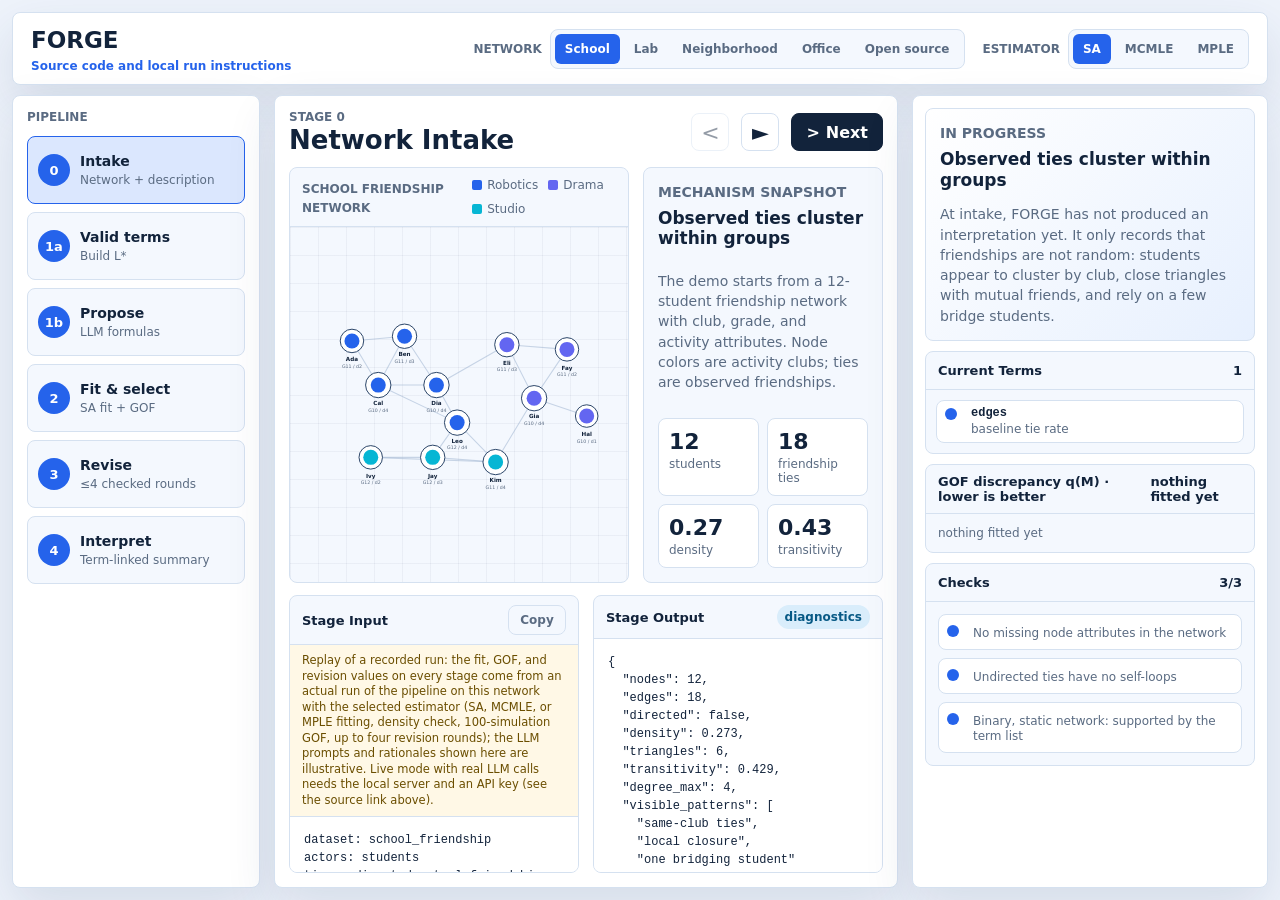
<file: demo/index.html>
<!doctype html>
<html lang="en">
  <head>
    <meta charset="utf-8" />
    <meta name="viewport" content="width=device-width, initial-scale=1" />
    <title>FORGE Demo</title>
    <link rel="stylesheet" href="./styles.css" />
  </head>
  <body>
    <main class="app-shell">
      <header class="topbar">
        <div>
          <h1>FORGE</h1>
          <a class="source-link" href="https://github.com/yidans/forge-demo">Source code and local run instructions</a>
        </div>
        <div class="top-actions">
          <div class="picker-row">
            <div class="network-picker" aria-label="Choose demo network">
              <span class="network-label">Network</span>
              <div id="network-picker" class="network-options"></div>
            </div>
            <div class="network-picker" aria-label="Choose estimator">
              <span class="network-label">Estimator</span>
              <div id="estimator-picker" class="network-options"></div>
            </div>
          </div>
          <div class="run-status" aria-live="polite">
            <span class="status-dot"></span>
            <span id="stage-status">Stage 0 ready</span>
          </div>
        </div>
      </header>

      <section id="live-bar" class="live-bar" hidden aria-label="Live pipeline run">
        <div class="live-field">
          <label for="live-source">Network</label>
          <select id="live-source">
            <option value="school" selected>School</option>
            <option value="lab">Lab</option>
            <option value="neighborhood">Neighborhood</option>
            <option value="office">Office (directed)</option>
            <option value="opensource">Open source</option>
            <option value="custom">Custom JSON</option>
          </select>
        </div>
        <div class="live-field">
          <label for="live-estimator">Estimator</label>
          <select id="live-estimator">
            <option value="sa" selected>SA</option>
            <option value="mcmle">MCMLE</option>
            <option value="mple">MPLE</option>
          </select>
        </div>
        <div class="live-field">
          <label for="live-model">Model</label>
          <select id="live-model"></select>
        </div>
        <div class="live-field grow">
          <label for="live-actors">Actors</label>
          <input id="live-actors" type="text" />
        </div>
        <div class="live-field grow">
          <label for="live-tie">Tie meaning</label>
          <input id="live-tie" type="text" />
        </div>
        <div class="live-field grow">
          <label for="live-constraint">Constraint</label>
          <input id="live-constraint" type="text" />
        </div>
        <button id="live-run" class="primary-button live-run" type="button">
          <span aria-hidden="true">&#9658;</span>
          <span>Run live pipeline</span>
        </button>
        <span id="live-status" class="live-status" data-state="idle">Live server connected — run the real pipeline on this network.</span>
        <div id="live-custom-wrap" class="live-custom" hidden>
          <label for="live-custom">Custom network JSON — {"directed": false, "nodes": [{"id": "a", "attrs": {"team": "X"}}, {"id": "b", "attrs": {"team": "Y"}}], "edges": [["a", "b"]]}</label>
          <textarea id="live-custom" rows="6" spellcheck="false">{
  "directed": false,
  "nodes": [
    {"id": "a", "attrs": {"team": "X", "level": "junior"}},
    {"id": "b", "attrs": {"team": "X", "level": "senior"}},
    {"id": "c", "attrs": {"team": "X", "level": "junior"}},
    {"id": "d", "attrs": {"team": "Y", "level": "senior"}},
    {"id": "e", "attrs": {"team": "Y", "level": "junior"}},
    {"id": "f", "attrs": {"team": "Y", "level": "junior"}},
    {"id": "g", "attrs": {"team": "Z", "level": "senior"}},
    {"id": "h", "attrs": {"team": "Z", "level": "junior"}},
    {"id": "i", "attrs": {"team": "Z", "level": "senior"}},
    {"id": "j", "attrs": {"team": "X", "level": "senior"}},
    {"id": "k", "attrs": {"team": "Y", "level": "senior"}},
    {"id": "l", "attrs": {"team": "Z", "level": "junior"}}
  ],
  "edges": [
    ["a", "b"], ["a", "c"], ["b", "c"], ["b", "j"], ["c", "j"],
    ["d", "e"], ["d", "f"], ["e", "f"], ["d", "k"], ["f", "k"],
    ["g", "h"], ["g", "i"], ["h", "i"], ["i", "l"], ["g", "l"],
    ["j", "d"], ["k", "g"], ["e", "l"]
  ]
}</textarea>
        </div>
      </section>

      <section class="workspace">
        <aside class="stage-rail" aria-label="Pipeline stages">
          <div class="stage-title">Pipeline</div>
          <div id="stage-list" class="stage-list"></div>
        </aside>

        <section class="main-panel" aria-labelledby="current-stage-title">
          <div class="panel-head">
            <div>
              <p id="current-stage-kicker" class="kicker">Stage 0</p>
              <h2 id="current-stage-title">Network Intake</h2>
            </div>
            <div class="controls" aria-label="Stage controls">
              <button id="prev-step" class="icon-button" type="button" title="Previous stage" aria-label="Previous stage">
                <span aria-hidden="true">&lt;</span>
              </button>
              <button id="play-step" class="icon-button" type="button" title="Replay pipeline" aria-label="Replay pipeline">
                <span aria-hidden="true">&#9658;</span>
              </button>
              <button id="next-step" class="primary-button" type="button">
                <span aria-hidden="true">&gt;</span>
                <span>Next</span>
              </button>
            </div>
          </div>

          <div class="canvas-row">
            <div class="network-frame">
              <div class="canvas-toolbar">
                <div>
                  <span id="network-title" class="toolbar-label">School Friendship Network</span>
                  <span id="lens-label" class="lens-pill">raw network</span>
                </div>
                <div id="network-legend" class="legend"></div>
              </div>
              <svg id="network-svg" viewBox="0 0 720 440" role="img" aria-label="Small demo network visualization"></svg>
            </div>

            <div class="stage-card">
              <p class="card-label">Mechanism Snapshot</p>
              <h3 id="mechanism-title">Observed ties cluster by activity group</h3>
              <p id="mechanism-copy"></p>
              <div id="metric-grid" class="metric-grid"></div>
            </div>
          </div>

          <div class="evidence-grid">
            <div class="evidence-panel">
              <div class="panel-subhead">
                <span>Stage Input</span>
                <button id="copy-prompt" class="ghost-button" type="button">Copy</button>
              </div>
              <p id="replay-note" class="replay-note">Replay of a recorded run: the fit, GOF, and revision values on every stage come from an actual run of the pipeline on this network with the selected estimator (SA, MCMLE, or MPLE fitting, density check, 100-simulation GOF, up to four revision rounds); the LLM prompts and rationales shown here are illustrative. Live mode with real LLM calls needs the local server and an API key (see the source link above).</p>
              <pre id="prompt-view" class="code-panel"></pre>
            </div>
            <div class="evidence-panel">
              <div class="panel-subhead">
                <span>Stage Output</span>
                <span id="output-badge" class="output-badge">diagnostics</span>
              </div>
              <pre id="output-view" class="code-panel"></pre>
            </div>
          </div>
        </section>

        <aside class="right-panel" aria-label="Model evidence">
          <section class="summary-band">
            <p id="summary-label" class="card-label">In progress</p>
            <h3 id="theory-headline">Friendship is explained by shared context plus local clustering.</h3>
            <p id="theory-copy"></p>
          </section>

          <section class="term-section">
            <div class="panel-subhead compact">
              <span>Current Terms</span>
              <span id="term-count">0</span>
            </div>
            <div id="term-list" class="term-list"></div>
          </section>

          <section class="chart-section">
            <div class="panel-subhead compact">
              <span id="chart-title">GOF discrepancy q(M) &middot; lower is better</span>
              <span id="best-model-label">M4</span>
            </div>
            <div id="bic-chart" class="bic-chart"></div>
          </section>

          <section id="rounds-section" class="rounds-section" hidden>
            <div class="panel-subhead compact">
              <span>Revision Rounds (max 4)</span>
              <span id="rounds-score">0/0 accepted</span>
            </div>
            <div id="rounds-list" class="rounds-list"></div>
          </section>

          <section class="audit-section">
            <div class="panel-subhead compact">
              <span id="checks-title">Checks</span>
              <span id="guardrail-score">0/0</span>
            </div>
            <div id="guardrail-list" class="guardrail-list"></div>
          </section>
        </aside>
      </section>
    </main>

    <script src="./app.js"></script>
    <script src="./live.js"></script>
  </body>
</html>
</file>
<file: demo/styles.css>
:root {
  --bg: #eef3fb;
  --panel: #ffffff;
  --ink: #12233b;
  --muted: #5a6b82;
  --line: #d5e1f0;
  --green: #2563eb;
  --green-soft: #dbe7fe;
  --amber: #0284c7;
  --amber-soft: #d9edfb;
  --rose: #6366f1;
  --rose-soft: #e5e7ff;
  --blue: #06b6d4;
  --blue-soft: #cffafe;
  --gray-soft: #eef2f8;
  --shadow: 0 20px 50px rgba(30, 58, 95, 0.12);
}

* {
  box-sizing: border-box;
}

html,
body {
  margin: 0;
  min-height: 100%;
  color: var(--ink);
  background: var(--bg);
  font-family: Inter, ui-sans-serif, system-ui, -apple-system, BlinkMacSystemFont, "Segoe UI", sans-serif;
}

body {
  overflow-x: hidden;
}

button {
  font: inherit;
}

.app-shell {
  min-height: 100vh;
  display: flex;
  flex-direction: column;
  gap: 14px;
  padding: 16px;
}

.topbar {
  min-height: 76px;
  display: flex;
  align-items: center;
  justify-content: space-between;
  gap: 16px;
  padding: 14px 18px;
  background: var(--panel);
  border: 1px solid var(--line);
  border-radius: 8px;
  box-shadow: var(--shadow);
}

.eyebrow,
.kicker,
.card-label,
.stage-title,
.toolbar-label {
  margin: 0;
  color: var(--muted);
  font-size: 12px;
  font-weight: 700;
  text-transform: uppercase;
}

.tagline {
  margin: 4px 0 0;
  color: var(--muted);
  font-size: 13.5px;
  font-weight: 650;
}

.topbar h1 {
  margin: 4px 0 0;
  max-width: 1040px;
  font-size: 23px;
  line-height: 1.18;
  font-weight: 760;
}

.source-link {
  display: inline-block;
  margin-top: 5px;
  color: var(--green);
  font-size: 12px;
  font-weight: 750;
  text-decoration: none;
}

.source-link:hover,
.source-link:focus-visible {
  text-decoration: underline;
}

.top-actions {
  display: flex;
  align-items: flex-end;
  flex-direction: column;
  gap: 10px;
}

.network-picker {
  display: flex;
  align-items: center;
  gap: 8px;
}

.network-label {
  color: var(--muted);
  font-size: 12px;
  font-weight: 800;
  text-transform: uppercase;
}

.network-options {
  display: inline-flex;
  align-items: center;
  gap: 4px;
  padding: 4px;
  border: 1px solid var(--line);
  border-radius: 8px;
  background: #f4f8fe;
}

.network-button {
  min-height: 30px;
  padding: 0 10px;
  color: var(--muted);
  background: transparent;
  border: 0;
  border-radius: 6px;
  cursor: pointer;
  font-size: 12px;
  font-weight: 800;
}

.network-button:hover,
.network-button:focus-visible {
  color: var(--ink);
  background: var(--gray-soft);
  outline: none;
}

.network-button.active {
  color: #ffffff;
  background: var(--green);
}

.run-status {
  min-width: 150px;
  display: inline-flex;
  align-items: center;
  justify-content: flex-end;
  gap: 8px;
  color: var(--muted);
  font-size: 13px;
  white-space: nowrap;
}

.status-dot {
  width: 10px;
  height: 10px;
  border-radius: 50%;
  background: var(--green);
  box-shadow: 0 0 0 5px var(--green-soft);
}

.workspace {
  min-height: calc(100vh - 122px);
  display: grid;
  grid-template-columns: 248px minmax(0, 1fr) 356px;
  gap: 14px;
}

.stage-rail,
.main-panel,
.right-panel {
  min-width: 0;
  background: var(--panel);
  border: 1px solid var(--line);
  border-radius: 8px;
  box-shadow: var(--shadow);
}

.stage-rail {
  padding: 14px;
}

.stage-list {
  display: flex;
  flex-direction: column;
  gap: 8px;
  margin-top: 12px;
}

.stage-button {
  width: 100%;
  min-height: 68px;
  display: grid;
  grid-template-columns: 32px 1fr;
  gap: 10px;
  align-items: center;
  padding: 10px;
  text-align: left;
  color: var(--ink);
  background: #f4f8fe;
  border: 1px solid var(--line);
  border-radius: 8px;
  cursor: pointer;
}

.stage-button:hover,
.stage-button:focus-visible {
  border-color: var(--green);
  outline: none;
}

.stage-button.active {
  background: var(--green-soft);
  border-color: var(--green);
}

.stage-index {
  width: 32px;
  height: 32px;
  display: grid;
  place-items: center;
  border-radius: 50%;
  color: #ffffff;
  background: var(--green);
  font-size: 13px;
  font-weight: 800;
}

.stage-name {
  display: block;
  font-size: 14px;
  font-weight: 750;
  line-height: 1.15;
}

.stage-subtitle {
  display: block;
  margin-top: 4px;
  color: var(--muted);
  font-size: 12px;
  line-height: 1.25;
}

.main-panel {
  display: flex;
  flex-direction: column;
  gap: 14px;
  padding: 16px;
}

.panel-head,
.canvas-toolbar,
.panel-subhead,
.controls {
  display: flex;
  align-items: center;
  justify-content: space-between;
  gap: 12px;
}

.panel-head h2 {
  margin: 2px 0 0;
  font-size: 26px;
  line-height: 1.1;
}

.controls {
  justify-content: flex-end;
}

.icon-button,
.primary-button,
.ghost-button {
  border: 1px solid var(--line);
  border-radius: 8px;
  background: var(--panel);
  color: var(--ink);
  cursor: pointer;
}

.icon-button {
  width: 38px;
  height: 38px;
  display: grid;
  place-items: center;
  font-size: 22px;
}

.primary-button {
  height: 38px;
  display: inline-flex;
  align-items: center;
  gap: 6px;
  padding: 0 14px;
  color: #ffffff;
  background: var(--ink);
  border-color: var(--ink);
  font-weight: 750;
}

.ghost-button {
  min-width: 58px;
  height: 30px;
  padding: 0 10px;
  color: var(--muted);
  background: #f4f8fe;
  font-size: 12px;
  font-weight: 700;
}

.icon-button:hover,
.primary-button:hover,
.ghost-button:hover,
.stage-button:hover {
  transform: translateY(-1px);
}

.icon-button:disabled,
.primary-button:disabled {
  cursor: not-allowed;
  opacity: 0.45;
  transform: none;
}

.canvas-row {
  min-height: 438px;
  display: grid;
  grid-template-columns: minmax(340px, 1fr) minmax(210px, 240px);
  gap: 14px;
}

.network-frame,
.stage-card,
.evidence-panel,
.summary-band,
.term-section,
.chart-section,
.audit-section {
  border: 1px solid var(--line);
  border-radius: 8px;
  background: #f4f8fe;
}

.network-frame {
  min-height: 438px;
  display: flex;
  flex-direction: column;
  overflow: hidden;
}

.canvas-toolbar {
  min-height: 46px;
  padding: 10px 12px;
  border-bottom: 1px solid var(--line);
}

.lens-pill,
.output-badge {
  display: inline-flex;
  align-items: center;
  min-height: 24px;
  padding: 0 8px;
  border-radius: 999px;
  background: var(--amber-soft);
  color: #075985;
  font-size: 12px;
  font-weight: 750;
}

.legend {
  display: flex;
  flex-wrap: wrap;
  gap: 10px;
  color: var(--muted);
  font-size: 12px;
}

.legend span {
  display: inline-flex;
  align-items: center;
  gap: 5px;
}

.swatch {
  width: 10px;
  height: 10px;
  border-radius: 2px;
  display: inline-block;
}

.robotics {
  background: var(--green);
}

.drama {
  background: var(--rose);
}

.studio {
  background: var(--blue);
}

#network-svg {
  width: 100%;
  min-height: 390px;
  flex: 1;
  background:
    linear-gradient(rgba(30, 58, 95, 0.05) 1px, transparent 1px),
    linear-gradient(90deg, rgba(30, 58, 95, 0.05) 1px, transparent 1px);
  background-size: 28px 28px;
}

.edge {
  stroke: #9db3d0;
  stroke-width: 2.3;
  stroke-linecap: round;
  opacity: 0.52;
}

.edge.highlight {
  stroke: var(--amber);
  stroke-width: 4;
  opacity: 0.95;
}

.edge.muted {
  opacity: 0.18;
}

.node-ring {
  fill: #ffffff;
  stroke: #1e3a5f;
  stroke-width: 2;
}

.node-ring.highlight {
  stroke: var(--amber);
  stroke-width: 5;
}

.node-label {
  fill: var(--ink);
  font-size: 12px;
  font-weight: 750;
  pointer-events: none;
}

.node-sub {
  fill: var(--muted);
  font-size: 10px;
  pointer-events: none;
}

.stage-card {
  padding: 14px;
}

.stage-card h3,
.summary-band h3 {
  margin: 6px 0 8px;
  font-size: 17px;
  line-height: 1.2;
}

.stage-card p,
.summary-band p {
  color: var(--muted);
  font-size: 14px;
  line-height: 1.45;
}

.metric-grid {
  display: grid;
  grid-template-columns: 1fr 1fr;
  gap: 8px;
  margin-top: 14px;
}

.metric {
  min-height: 76px;
  padding: 10px;
  border: 1px solid var(--line);
  border-radius: 8px;
  background: var(--panel);
}

.metric-value {
  display: block;
  font-size: 22px;
  font-weight: 800;
}

.metric-label {
  display: block;
  margin-top: 3px;
  color: var(--muted);
  font-size: 12px;
}

.evidence-grid {
  display: grid;
  grid-template-columns: 1fr 1fr;
  gap: 14px;
  min-height: 276px;
}

.evidence-panel {
  min-width: 0;
  display: flex;
  flex-direction: column;
  overflow: hidden;
}

.panel-subhead {
  min-height: 42px;
  padding: 9px 12px;
  border-bottom: 1px solid var(--line);
  color: var(--ink);
  font-size: 13px;
  font-weight: 800;
}

.panel-subhead.compact {
  min-height: 38px;
}

.code-panel {
  margin: 0;
  padding: 14px;
  min-height: 230px;
  max-height: 314px;
  overflow: auto;
  color: #12233b;
  background: #ffffff;
  font-family: "SFMono-Regular", Consolas, "Liberation Mono", monospace;
  font-size: 12px;
  line-height: 1.5;
  white-space: pre-wrap;
}

.right-panel {
  display: flex;
  flex-direction: column;
  gap: 12px;
  padding: 14px;
}

.summary-band {
  padding: 14px;
  background: linear-gradient(135deg, #ffffff, #e7f0fe);
}

.summary-band p {
  margin-bottom: 0;
}

.term-section,
.chart-section,
.audit-section {
  overflow: hidden;
}

.term-list,
.guardrail-list {
  display: flex;
  flex-direction: column;
  gap: 8px;
  padding: 12px;
}

.term-chip,
.guardrail-item {
  display: grid;
  grid-template-columns: 18px 1fr;
  gap: 8px;
  align-items: start;
  min-height: 34px;
  padding: 8px;
  border: 1px solid var(--line);
  border-radius: 8px;
  background: var(--panel);
  font-size: 12px;
  line-height: 1.25;
}

.term-dot,
.guardrail-dot {
  width: 12px;
  height: 12px;
  margin-top: 2px;
  border-radius: 50%;
  background: var(--green);
}

.term-name {
  display: block;
  font-family: "SFMono-Regular", Consolas, "Liberation Mono", monospace;
  font-weight: 750;
}

.term-meaning,
.guardrail-copy {
  display: block;
  margin-top: 3px;
  color: var(--muted);
}

.bic-chart {
  display: flex;
  flex-direction: column;
  gap: 10px;
  padding: 12px;
}

.bar-row {
  display: grid;
  grid-template-columns: 118px 1fr 44px;
  gap: 8px;
  align-items: center;
  font-size: 12px;
}

.bar-label {
  color: var(--muted);
  font-weight: 750;
}

.bar-track {
  height: 14px;
  background: var(--gray-soft);
  border-radius: 999px;
  overflow: hidden;
}

.bar-fill {
  height: 100%;
  min-width: 4px;
  border-radius: 999px;
  background: var(--green);
}

.bar-row:nth-child(2) .bar-fill {
  background: var(--amber);
}

.bar-row:nth-child(3) .bar-fill {
  background: var(--rose);
}

.bar-value {
  text-align: right;
  font-weight: 800;
}

@media (max-width: 1180px) {
  .workspace {
    grid-template-columns: 210px minmax(520px, 1fr);
  }

  .right-panel {
    grid-column: 1 / -1;
    display: grid;
    grid-template-columns: 1.4fr 1fr 1fr;
  }
}

@media (max-width: 860px) {
  .app-shell {
    padding: 10px;
  }

  .topbar,
  .workspace,
  .canvas-row,
  .evidence-grid,
  .right-panel {
    grid-template-columns: 1fr;
  }

  .topbar {
    align-items: flex-start;
    flex-direction: column;
  }

  .top-actions,
  .network-picker {
    width: 100%;
    align-items: flex-start;
  }

  .network-options {
    width: 100%;
    flex-wrap: wrap;
  }

  .network-button {
    flex: 1;
    min-width: 96px;
  }

  .run-status {
    justify-content: flex-start;
  }

  .stage-rail {
    order: 2;
  }

  .stage-list {
    display: grid;
    grid-template-columns: repeat(2, minmax(0, 1fr));
  }

  .panel-head {
    align-items: flex-start;
    flex-direction: column;
  }

  .controls {
    width: 100%;
  }

  .primary-button {
    flex: 1;
    justify-content: center;
  }

  .canvas-toolbar {
    align-items: flex-start;
    flex-direction: column;
  }

  #network-svg {
    min-height: 330px;
  }
}

@media (max-width: 520px) {
  .stage-list,
  .metric-grid {
    grid-template-columns: 1fr;
  }

  .topbar h1 {
    font-size: 19px;
  }
}

/* ---------------------------------------------------------------- live mode */

.live-bar {
  display: flex;
  flex-wrap: wrap;
  align-items: flex-end;
  gap: 12px;
  padding: 12px 18px;
  background: var(--panel);
  border: 1px solid var(--line);
  border-radius: 8px;
  box-shadow: var(--shadow);
}

.live-field {
  display: flex;
  flex-direction: column;
  gap: 4px;
  min-width: 120px;
}

.live-field.grow {
  flex: 1 1 190px;
}

.live-field label {
  font-size: 11px;
  font-weight: 600;
  letter-spacing: 0.04em;
  text-transform: uppercase;
  color: var(--muted);
}

.live-field select,
.live-field input {
  font: inherit;
  font-size: 13px;
  color: var(--ink);
  background: #fff;
  border: 1px solid var(--line);
  border-radius: 6px;
  padding: 7px 9px;
}

.live-field select:focus-visible,
.live-field input:focus-visible,
.live-custom textarea:focus-visible {
  outline: 2px solid var(--green);
  outline-offset: 1px;
}

.live-run {
  white-space: nowrap;
}

.live-status {
  flex: 1 1 100%;
  font-size: 12.5px;
  color: var(--muted);
}

.live-status[data-state="running"] {
  color: var(--green);
}

.live-status[data-state="running"]::before {
  content: "";
  display: inline-block;
  width: 9px;
  height: 9px;
  margin-right: 7px;
  border-radius: 50%;
  border: 2px solid var(--green-soft);
  border-top-color: var(--green);
  animation: live-spin 0.9s linear infinite;
  vertical-align: -1px;
}

.live-status[data-state="done"] {
  color: #15803d;
}

.live-status[data-state="error"] {
  color: #b91c1c;
}

@keyframes live-spin {
  to {
    transform: rotate(360deg);
  }
}

.live-custom {
  flex: 1 1 100%;
  display: flex;
  flex-direction: column;
  gap: 4px;
}

.live-custom label {
  font-size: 11px;
  color: var(--muted);
}

.live-custom textarea {
  font-family: "SF Mono", ui-monospace, SFMono-Regular, Menlo, monospace;
  font-size: 12px;
  color: var(--ink);
  background: var(--gray-soft);
  border: 1px solid var(--line);
  border-radius: 6px;
  padding: 9px 11px;
  resize: vertical;
}

.live-custom[hidden],
.live-bar[hidden] {
  display: none;
}

#mechanism-copy {
  max-height: 236px;
  overflow-y: auto;
  padding-right: 6px;
}

/* Header run-status duplicates the stage rail below — always hidden. */
.run-status {
  display: none;
}

/* In live mode the run bar's Network dropdown replaces the header picker;
   keep the header picker only for cached/static hosting (no run bar there). */
body.forge-live .network-picker {
  display: none;
}

/* ================= Single-screen dashboard (wide layout) =================
   Lock the whole app to one viewport; only inner regions (code panes, term
   list, long copy) scroll. Applies only to the full three-column layout on a
   tall-enough (fullscreen) viewport — in a shorter window, or on narrow/
   stacked layouts, the page keeps its normal size and scrolls so text is
   never compressed. */
@media (min-width: 1181px) and (min-height: 880px) {
  html,
  body {
    height: 100%;
    overflow: hidden;
  }

  .app-shell {
    height: 100vh;
    min-height: 0;
    gap: 10px;
    padding: 12px;
    overflow: hidden;
  }

  .topbar {
    min-height: 48px;
    padding: 10px 18px;
  }

  .workspace {
    flex: 1;
    min-height: 0;
  }

  .stage-rail,
  .main-panel,
  .right-panel {
    min-height: 0;
  }

  .stage-rail {
    overflow-y: auto;
  }

  .main-panel {
    gap: 12px;
    padding: 14px;
    overflow: hidden;
  }

  .canvas-row {
    flex: 1.5 1 0;
    min-height: 0;
    grid-template-rows: minmax(0, 1fr);
  }

  .network-frame,
  #network-svg {
    min-height: 0;
  }

  .stage-card {
    display: flex;
    flex-direction: column;
    min-height: 0;
    overflow: hidden;
  }

  #mechanism-copy {
    flex: 1;
    min-height: 0;
    max-height: none;
  }

  .metric-grid {
    flex: 0 0 auto;
    margin-top: 12px;
  }

  .metric {
    min-height: 60px;
  }

  .evidence-grid {
    flex: 1 1 0;
    min-height: 0;
    grid-template-rows: minmax(0, 1fr);
  }

  .code-panel {
    flex: 1;
    min-height: 0;
    max-height: none;
  }

  .right-panel {
    gap: 10px;
    padding: 12px;
    overflow: hidden;
  }

  .summary-band {
    flex: 0 1 auto;
    min-height: 0;
    max-height: 26%;
    overflow-y: auto;
  }

  .term-section {
    flex: 1 1 0;
    min-height: 150px;
    display: flex;
    flex-direction: column;
  }

  .term-section .term-list {
    flex: 1;
    min-height: 0;
    overflow-y: auto;
    gap: 6px;
    padding: 10px;
  }

  .term-section .term-chip {
    flex-shrink: 0;
    min-height: 0;
    padding: 5px 8px;
  }

  .term-section .term-meaning {
    margin-top: 1px;
  }

  .chart-section,
  .audit-section {
    flex: 0 0 auto;
  }

  .live-bar {
    padding: 10px 14px;
  }
}

/* Per-stage highlight lenses removed — hide the lens badge. */
#lens-label {
  display: none;
}

/* ================= AAAI-27 revision: q(M) chart, eligibility, rounds ===== */

.bar-row.ineligible .bar-label,
.bar-row.ineligible .bar-value {
  color: var(--muted);
  text-decoration: line-through;
  text-decoration-color: rgba(90, 107, 130, 0.6);
}

.bar-row.ineligible .bar-fill {
  background: repeating-linear-gradient(135deg, #c7d2e2 0 4px, #eef2f8 4px 8px);
}

.bar-row.selected .bar-label {
  color: var(--ink);
}

.bar-row.selected .bar-label::after {
  content: " \2713";
  color: #15803d;
  font-weight: 900;
}

.bar-row.rejected .bar-fill {
  background: #c7d2e2;
}

.bar-row.rejected .bar-label,
.bar-row.rejected .bar-value {
  color: var(--muted);
}

.rounds-section {
  border: 1px solid var(--line);
  border-radius: 8px;
  background: #f4f8fe;
  overflow: hidden;
}

.rounds-section[hidden] {
  display: none;
}

.rounds-list {
  display: flex;
  flex-direction: column;
  gap: 6px;
  padding: 10px 12px;
}

.round-item {
  display: grid;
  grid-template-columns: 24px 1fr auto;
  gap: 8px;
  align-items: center;
  min-height: 34px;
  padding: 6px 8px;
  border: 1px solid var(--line);
  border-radius: 8px;
  background: var(--panel);
  font-size: 12px;
  line-height: 1.25;
}

.round-item.accepted {
  border-color: #86efac;
  background: #f0fdf4;
}

.round-item.rejected {
  border-color: #fecaca;
  background: #fff7f7;
}

.round-badge {
  width: 22px;
  height: 22px;
  display: grid;
  place-items: center;
  border-radius: 50%;
  color: #ffffff;
  font-size: 12px;
  font-weight: 900;
}

.round-item.accepted .round-badge {
  background: #15803d;
}

.round-item.rejected .round-badge {
  background: #b91c1c;
}

.round-edit {
  display: block;
  font-family: "SFMono-Regular", Consolas, "Liberation Mono", monospace;
  font-weight: 750;
  word-break: break-word;
}

.round-reason {
  display: block;
  margin-top: 2px;
  color: var(--muted);
}

.round-q {
  color: var(--ink);
  font-weight: 800;
  white-space: nowrap;
  text-align: right;
}

.round-q small {
  display: block;
  color: var(--muted);
  font-weight: 600;
  font-size: 10px;
}

.guardrail-dot[data-status="fail"] {
  background: #b91c1c !important;
}

@media (min-width: 1181px) and (min-height: 880px) {
  .rounds-section {
    flex: 0 0 auto;
    max-height: 32%;
    display: flex;
    flex-direction: column;
  }

  .rounds-section .rounds-list {
    flex: 1;
    min-height: 0;
    overflow-y: auto;
  }
}

.chart-empty {
  margin: 0;
  color: var(--muted);
  font-size: 12px;
}

.chart-empty {
  margin: 0;
  color: var(--muted);
  font-size: 12px;
}


/* Right column: let it scroll instead of crushing the summary band. */
@media (min-width: 1181px) and (min-height: 880px) {
  .right-panel {
    overflow-y: auto;
  }

  .summary-band {
    flex: 0 0 auto;
    max-height: none;
    overflow: visible;
  }

  .term-section {
    flex: 0 0 auto;
    min-height: 0;
  }

  .term-section .term-list {
    max-height: 206px;
  }

  .rounds-section {
    max-height: none;
  }

  .rounds-section .rounds-list {
    overflow: visible;
  }
}


/* Static-walkthrough disclosure above the Stage Input pane; hidden in live mode. */
.replay-note {
  margin: 0;
  padding: 8px 12px;
  border-bottom: 1px solid var(--line);
  background: #fff8e6;
  color: #6b4e00;
  font-size: 11.5px;
  line-height: 1.35;
}

.replay-note[hidden] {
  display: none;
}


/* Estimator picker next to the network picker; directed edges. */
.picker-row {
  display: flex;
  flex-wrap: wrap;
  justify-content: flex-end;
  gap: 10px 18px;
}

.edge.directed {
  opacity: 0.7;
}

body.forge-live .picker-row {
  display: none;
}
</file>
